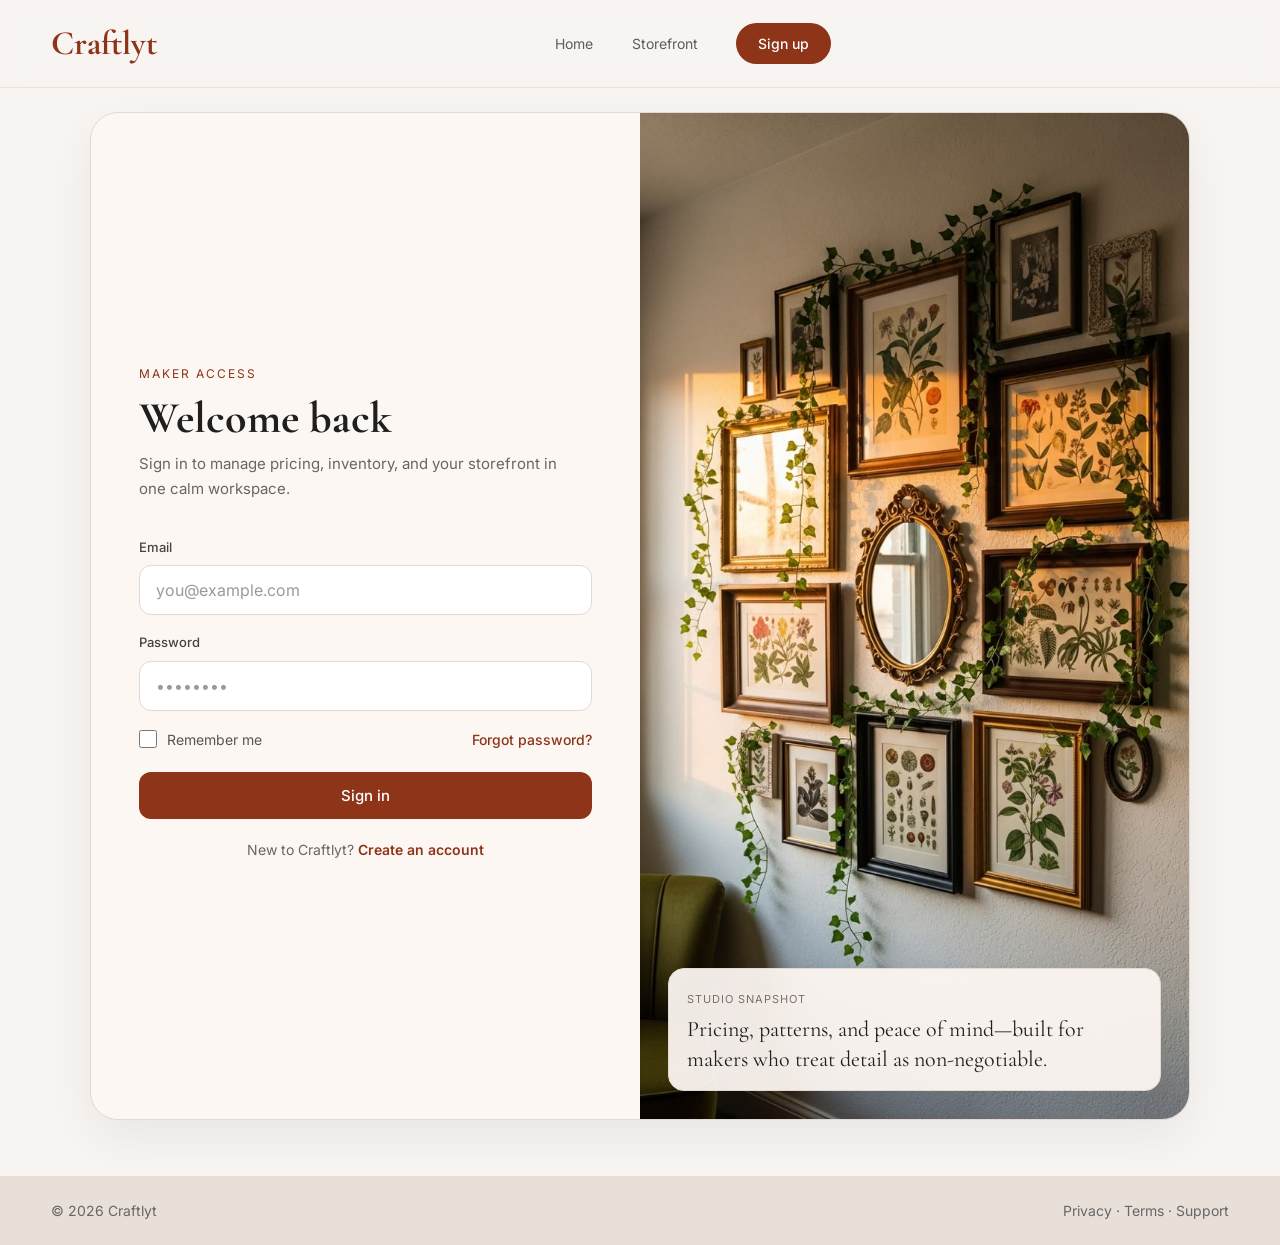
<file: login.html>
<!DOCTYPE html>
<html lang="en">
<head>
  <meta charset="UTF-8" />
  <meta name="viewport" content="width=device-width, initial-scale=1.0" />
  <meta name="description" content="Sign in to Craftlyt—manage pricing, inventory, and your maker storefront." />
  <title>Sign in — Craftlyt</title>

  <link rel="preconnect" href="https://fonts.googleapis.com">
  <link rel="preconnect" href="https://fonts.gstatic.com" crossorigin>
  <link href="https://fonts.googleapis.com/css2?family=Cormorant+Garamond:wght@400;500;600;700&family=Inter:wght@300;400;500;600&display=swap" rel="stylesheet">
  <link rel="stylesheet" href="styles.css" />
</head>
<body class="page-auth">

  <header class="site-header">
    <div class="container navbar">
      <a href="index.html" class="logo">Craftlyt</a>

      <input type="checkbox" id="nav-toggle" class="nav-checkbox" />
      <label for="nav-toggle" class="nav-backdrop" aria-hidden="true"></label>

      <nav class="nav-links" aria-label="Main">
        <a href="index.html">Home</a>
        <a href="storefront.html">Storefront</a>
        <a href="signup.html" class="login-btn">Sign up</a>
      </nav>


      <div class="navbar-trailing">
        <label for="nav-toggle" class="nav-burger" aria-label="Toggle menu">
          <span></span>
          <span></span>
          <span></span>
        </label>
      </div>
    </div>
  </header>

  <main class="auth-main">
    <div class="container">
      <div class="auth-layout">

        <div class="auth-form-panel">
          <p class="eyebrow">Maker access</p>
          <h1>Welcome back</h1>
          <p class="auth-lede">Sign in to manage pricing, inventory, and your storefront in one calm workspace.</p>

          <form action="#" method="post" autocomplete="on">
            <div class="field">
              <label for="email">Email</label>
              <input type="email" id="email" name="email" placeholder="you@example.com" autocomplete="email" required>
            </div>

            <div class="field">
              <label for="password">Password</label>
              <input type="password" id="password" name="password" placeholder="••••••••" autocomplete="current-password" required>
            </div>

            <div class="field-row">
              <label class="remember">
                <input type="checkbox" name="remember">
                Remember me
              </label>
              <a class="forgot" href="#">Forgot password?</a>
            </div>

            <button type="submit" class="primary-btn">Sign in</button>
          </form>

          <p class="auth-switch">New to Craftlyt? <a href="signup.html">Create an account</a></p>
        </div>

        <aside class="auth-aside" aria-label="Highlight">
          <img src="assets/mirror.png" alt="" width="800" height="900">
          <div class="auth-aside-caption">
            <small>Studio snapshot</small>
            <p>Pricing, patterns, and peace of mind—built for makers who treat detail as non‑negotiable.</p>
          </div>
        </aside>

      </div>
    </div>
  </main>

  <footer class="auth-footer">
    <div class="container footer-inner">
      <p>© 2026 Craftlyt</p>
      <nav aria-label="Footer">
        <a href="#">Privacy</a>
        ·
        <a href="#">Terms</a>
        ·
        <a href="#">Support</a>
      </nav>
    </div>
  </footer>

</body>
</html>
</file>
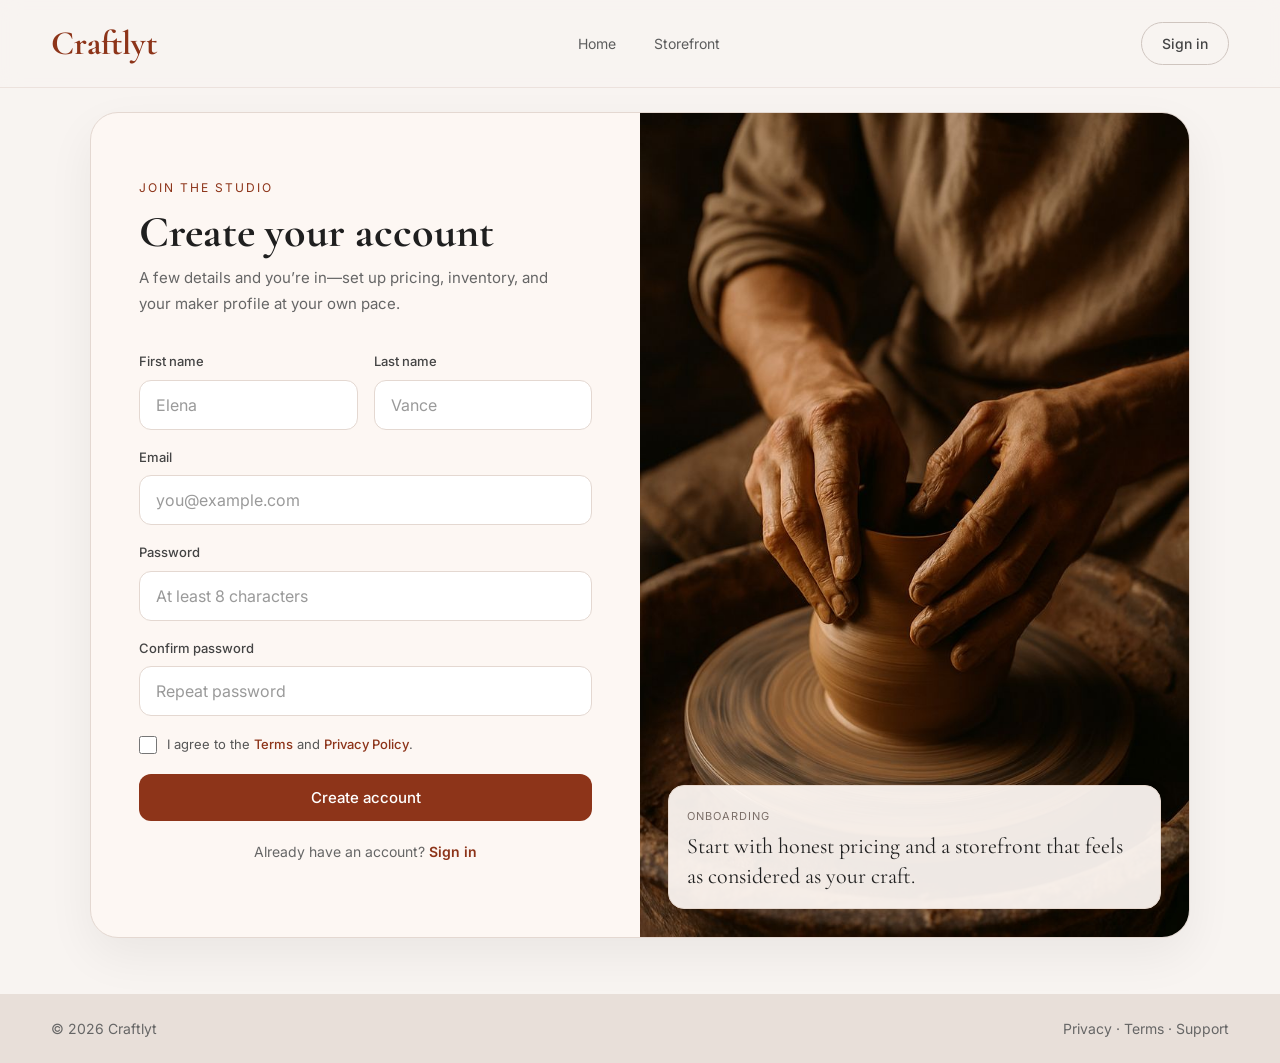
<file: signup.html>
<!DOCTYPE html>
<html lang="en">
<head>
  <meta charset="UTF-8" />
  <meta name="viewport" content="width=device-width, initial-scale=1.0" />
  <meta name="description" content="Create your Craftlyt maker account—pricing tools, inventory, and storefront in one place." />
  <title>Create account — Craftlyt</title>

  <link rel="preconnect" href="https://fonts.googleapis.com">
  <link rel="preconnect" href="https://fonts.gstatic.com" crossorigin>
  <link href="https://fonts.googleapis.com/css2?family=Cormorant+Garamond:wght@400;500;600;700&family=Inter:wght@300;400;500;600&display=swap" rel="stylesheet">
  <link rel="stylesheet" href="styles.css" />
</head>
<body class="page-auth">

  <header class="site-header">
    <div class="container navbar">
      <a href="index.html" class="logo">Craftlyt</a>

      <input type="checkbox" id="nav-toggle" class="nav-checkbox" />
      <label for="nav-toggle" class="nav-backdrop" aria-hidden="true"></label>

      <nav class="nav-links" aria-label="Main">
        <a href="index.html">Home</a>
        <a href="storefront.html">Storefront</a>
      </nav>

      <div class="navbar-trailing">
        <a href="login.html" class="secondary-pill">Sign in</a>
        <label for="nav-toggle" class="nav-burger" aria-label="Toggle menu">
          <span></span>
          <span></span>
          <span></span>
        </label>
      </div>
    </div>
  </header>

  <main class="auth-main">
    <div class="container">
      <div class="auth-layout">

        <div class="auth-form-panel">
          <p class="eyebrow">Join the studio</p>
          <h1>Create your account</h1>
          <p class="auth-lede">A few details and you’re in—set up pricing, inventory, and your maker profile at your own pace.</p>

          <form action="#" method="post" autocomplete="on">
            <div class="field-grid">
              <div class="field">
                <label for="first">First name</label>
                <input type="text" id="first" name="first" placeholder="Elena" autocomplete="given-name" required>
              </div>
              <div class="field">
                <label for="last">Last name</label>
                <input type="text" id="last" name="last" placeholder="Vance" autocomplete="family-name" required>
              </div>
            </div>

            <div class="field">
              <label for="email">Email</label>
              <input type="email" id="email" name="email" placeholder="you@example.com" autocomplete="email" required>
            </div>

            <div class="field">
              <label for="password">Password</label>
              <input type="password" id="password" name="password" placeholder="At least 8 characters" autocomplete="new-password" minlength="8" required>
            </div>

            <div class="field">
              <label for="password2">Confirm password</label>
              <input type="password" id="password2" name="password2" placeholder="Repeat password" autocomplete="new-password" minlength="8" required>
            </div>

            <label class="terms">
              <input type="checkbox" name="terms" required>
              <span>I agree to the <a href="#">Terms</a> and <a href="#">Privacy Policy</a>.</span>
            </label>

            <button type="submit" class="primary-btn">Create account</button>
          </form>

          <p class="auth-switch">Already have an account? <a href="login.html">Sign in</a></p>
        </div>

        <aside class="auth-aside" aria-label="Highlight">
          <img src="assets/pottery1.jpg" alt="" width="800" height="900">
          <div class="auth-aside-caption">
            <small>Onboarding</small>
            <p>Start with honest pricing and a storefront that feels as considered as your craft.</p>
          </div>
        </aside>

      </div>
    </div>
  </main>

  <footer class="auth-footer">
    <div class="container footer-inner">
      <p>© 2026 Craftlyt</p>
      <nav aria-label="Footer">
        <a href="#">Privacy</a>
        ·
        <a href="#">Terms</a>
        ·
        <a href="#">Support</a>
      </nav>
    </div>
  </footer>

</body>
</html>
</file>
<file: styles.css>
/* Craftlyt — shared styles */

:root {
  --color-bg: #f8f4f1;
  --color-text: #1f1f1f;
  --color-muted: #666;
  --color-muted-2: #5d5d5d;
  --color-brand: #8d3419;
  --color-border: #e4d8d1;
  --color-border-soft: #cfc5bf;
  --color-card: #fdf7f3;
  --color-section: #efe7e2;
  --color-section-2: #ececec;
  --color-footer: #e8dfd9;
  --font-sans: 'Inter', sans-serif;
  --font-display: 'Cormorant Garamond', serif;
  --container: min(92vw, 1250px);
  --site-header-offset: 74px;
}

*,
*::before,
*::after {
  margin: 0;
  padding: 0;
  box-sizing: border-box;
}

html {
  overflow-x: hidden;
}

body {
  font-family: var(--font-sans);
  background: var(--color-bg);
  color: var(--color-text);
  overflow-x: hidden;
  line-height: 1.5;
}

body.page-auth {
  min-height: 100vh;
  display: flex;
  flex-direction: column;
}

img {
  width: 100%;
  display: block;
  object-fit: cover;
}

a {
  text-decoration: none;
  color: inherit;
}

a:focus-visible,
button:focus-visible,
input:focus-visible,
summary:focus-visible {
  outline: 2px solid var(--color-brand);
  outline-offset: 3px;
}

.container {
  width: var(--container);
  margin-inline: auto;
}

/* ——— Site header & navigation ——— */

.site-header {
  position: sticky;
  top: 0;
  z-index: 100;
  background: rgba(248, 244, 241, 0.92);
  backdrop-filter: blur(10px);
  border-bottom: 1px solid rgba(228, 216, 209, 0.6);
}

.navbar {
  display: flex;
  align-items: center;
  justify-content: space-between;
  gap: 16px;
  padding: 18px 0;
  position: relative;
}

.logo {
  font-family: var(--font-display);
  font-size: clamp(28px, 4vw, 34px);
  font-weight: 700;
  color: var(--color-brand);
  flex-shrink: 0;
}

.nav-checkbox {
  position: absolute;
  width: 1px;
  height: 1px;
  padding: 0;
  margin: -1px;
  overflow: hidden;
  clip: rect(0, 0, 0, 0);
  white-space: nowrap;
  border: 0;
}

.nav-backdrop {
  display: none;
  position: fixed;
  inset: 0;
  background: rgba(31, 31, 31, 0.35);
  z-index: 200;
}

.nav-checkbox:checked ~ .nav-backdrop {
  display: block;
}

.nav-links {
  display: flex;
  align-items: center;
  gap: clamp(18px, 3vw, 40px);
  font-size: 14px;
  color: var(--color-muted-2);
}

.nav-links a:hover {
  color: var(--color-brand);
}

.navbar-trailing {
  display: flex;
  align-items: center;
  gap: 12px;
  flex-shrink: 0;
  position: relative;
  z-index: 220;
}

.nav-burger {
  display: none;
  flex-direction: column;
  justify-content: center;
  gap: 6px;
  width: 44px;
  height: 44px;
  padding: 10px;
  border-radius: 12px;
  border: 1px solid var(--color-border-soft);
  background: var(--color-card);
  cursor: pointer;
}

.nav-burger span {
  display: block;
  height: 2px;
  width: 100%;
  background: var(--color-text);
  border-radius: 1px;
  transition: transform 0.2s ease, opacity 0.2s ease;
}

.nav-checkbox:checked ~ .navbar-trailing .nav-burger span:nth-child(1) {
  transform: translateY(8px) rotate(45deg);
}

.nav-checkbox:checked ~ .navbar-trailing .nav-burger span:nth-child(2) {
  opacity: 0;
}

.nav-checkbox:checked ~ .navbar-trailing .nav-burger span:nth-child(3) {
  transform: translateY(-8px) rotate(-45deg);
}

.login-btn {
  display: inline-flex;
  align-items: center;
  justify-content: center;
  background: var(--color-brand);
  color: #fff;
  padding: 10px 22px;
  border-radius: 999px;
  font-size: 14px;
  font-weight: 500;
  border: none;
  cursor: pointer;
  white-space: nowrap;
}

a.login-btn:hover,
button.login-btn:hover {
  filter: brightness(1.05);
}

.secondary-pill {
  display: inline-flex;
  align-items: center;
  justify-content: center;
  padding: 10px 20px;
  border-radius: 999px;
  font-size: 14px;
  font-weight: 500;
  border: 1px solid var(--color-border-soft);
  color: #444;
  background: transparent;
  white-space: nowrap;
}

.secondary-pill:hover {
  border-color: var(--color-brand);
  color: var(--color-brand);
}

@media (max-width: 768px) {
  :root {
    --header-h: 76px;
  }

  .nav-burger {
    display: flex;
  }

  .nav-links {
    display: none;
    position: fixed;
    top: var(--header-h);
    left: 0;
    right: 0;
    z-index: 210;
    flex-direction: column;
    align-items: stretch;
    gap: 0;
    padding: 12px 0 20px;
    background: var(--color-card);
    border-bottom: 1px solid var(--color-border);
    box-shadow: 0 16px 40px rgba(0, 0, 0, 0.08);
  }

  .nav-links a {
    padding: 14px 24px;
    font-size: 16px;
    border-bottom: 1px solid rgba(228, 216, 209, 0.5);
  }

  .nav-links a:last-child {
    border-bottom: none;
  }

  .nav-links .login-btn,
  .nav-links .secondary-pill {
    margin: 8px 20px;
    align-self: flex-start;
  }

  .nav-checkbox:checked ~ .nav-links {
    display: flex;
  }

  .navbar {
    flex-wrap: wrap;
    padding: 14px 0;
  }

  body:has(.nav-checkbox:checked) {
    overflow: hidden;
  }

  .page-storefront {
    --site-header-offset: 76px;
  }
}

@media (min-width: 769px) {
  .nav-links {
    flex: 1;
    justify-content: center;
    margin-inline: 24px;
  }
}

/* ——— Buttons (marketing + forms) ——— */

.primary-btn {
  display: inline-flex;
  align-items: center;
  justify-content: center;
  background: var(--color-brand);
  color: #fff;
  padding: 14px 24px;
  border-radius: 12px;
  border: none;
  cursor: pointer;
  font-weight: 500;
  font-size: 15px;
  font-family: inherit;
  text-align: center;
}

a.primary-btn:hover,
button.primary-btn:hover {
  filter: brightness(1.05);
}

.secondary-btn {
  display: inline-flex;
  align-items: center;
  justify-content: center;
  background: transparent;
  border: 1px solid var(--color-border-soft);
  padding: 14px 24px;
  border-radius: 12px;
  cursor: pointer;
  color: #444;
  font-size: 15px;
  font-family: inherit;
}

a.secondary-btn:hover {
  border-color: var(--color-brand);
  color: var(--color-brand);
}

.auth-form-panel form .primary-btn {
  width: 100%;
  margin-bottom: 20px;
}

/* ——— Home: hero ——— */

.hero {
  padding: clamp(40px, 8vw, 70px) 0 clamp(64px, 12vw, 120px);
}

.hero-wrapper {
  display: flex;
  align-items: center;
  justify-content: space-between;
  gap: clamp(32px, 6vw, 80px);
  flex-wrap: wrap;
}

.hero-content {
  flex: 1 1 320px;
  min-width: 0;
}

.hero-content h1 {
  font-family: var(--font-display);
  font-size: clamp(40px, 8vw, 76px);
  line-height: 0.95;
  margin-bottom: 20px;
  font-weight: 700;
}

.hero-content h1 span {
  color: var(--color-brand);
  font-style: italic;
}

.hero-content p {
  max-width: 520px;
  line-height: 1.8;
  color: var(--color-muted);
  font-size: 15px;
  margin-bottom: 32px;
}

.hero-buttons {
  display: flex;
  flex-wrap: wrap;
  gap: 14px;
}

.hero-image {
  flex: 1 1 300px;
  min-width: 0;
  position: relative;
}

.hero-image img {
  border-radius: clamp(18px, 3vw, 28px);
  width: 100%;
  height: auto;
  max-height: min(70vh, 580px);
  min-height: 280px;
  object-fit: cover;
}

.price-card {
  position: absolute;
  bottom: 16px;
  left: 16px;
  right: 16px;
  background: var(--color-card);
  padding: 16px 18px;
  border-radius: 16px;
  border: 1px solid #e6d8cf;
  box-shadow: 0 10px 20px rgba(0, 0, 0, 0.04);
}

.price-card small {
  color: #7c6f69;
  text-transform: uppercase;
  font-size: 11px;
  letter-spacing: 1px;
}

.price-card h3 {
  color: var(--color-brand);
  margin-top: 6px;
  font-size: clamp(22px, 4vw, 28px);
  font-family: var(--font-display);
}

.quote-card {
  position: absolute;
  bottom: 16px;
  left: 16px;
  right: 16px;
  background: var(--color-card);
  color: var(--color-brand);
  font-size: clamp(16px, 2vw, 22px);
  font-family: var(--font-display);
  font-style: italic;
  text-align: center;
  padding: 16px 18px;
  border-radius: 16px;
  border: 1px solid #e6d8cf;
  box-shadow: 0 10px 20px rgba(0, 0, 0, 0.04);
  opacity: 0.8;
}
/* ——— Home: features ——— */

.features {
  background: var(--color-section);
  padding: clamp(56px, 10vw, 110px) 0;
}

.section-title {
  text-align: center;
  margin-bottom: clamp(40px, 8vw, 70px);
}

.section-title h2 {
  font-family: var(--font-display);
  font-size: clamp(32px, 5vw, 54px);
  margin-bottom: 14px;
}

.section-title p {
  color: var(--color-muted);
  max-width: 700px;
  margin-inline: auto;
  line-height: 1.8;
  padding-inline: 8px;
}

.feature-grid {
  display: grid;
  grid-template-columns: repeat(3, 1fr);
  gap: clamp(18px, 3vw, 28px);
}

.feature-card {
  background: var(--color-bg);
  border: 1px solid var(--color-border);
  border-radius: 22px;
  padding: clamp(24px, 4vw, 36px);
  min-height: 0;
}

.feature-icon {
  width: 52px;
  height: 52px;
  border-radius: 14px;
  background: #f3d8d0;
  margin-bottom: 22px;
  display: flex;
  justify-content: center;
  align-items: center;
}

.feature-icon img {
  width: 75%;
  height: 75%;
  object-fit: cover;
}

.feature-card h3 {
  font-family: var(--font-display);
  font-size: clamp(26px, 3.5vw, 34px);
  margin-bottom: 12px;
}

.feature-card p {
  line-height: 1.8;
  color: var(--color-muted);
  margin-bottom: 18px;
  font-size: 15px;
}

.tag {
  display: inline-block;
  background: #eee5df;
  padding: 8px 16px;
  border-radius: 999px;
  font-size: 12px;
  color: #6d625d;
}

/* ——— Home: testimonial ——— */

.testimonial {
  padding: clamp(56px, 10vw, 110px) 0;
}

.testimonial-card {
  background: #f7f1ed;
  border: 1px solid #e5d9d1;
  border-radius: clamp(20px, 3vw, 28px);
  padding: clamp(32px, 6vw, 70px);
}

.testimonial-label {
  color: var(--color-brand);
  font-size: 13px;
  letter-spacing: 2px;
  text-transform: uppercase;
  margin-bottom: 22px;
}

.testimonial-text {
  font-family: var(--font-display);
  font-size: clamp(26px, 5vw, 52px);
  line-height: 1.2;
  max-width: 950px;
  margin: 0 0 28px;
  padding: 0;
  border: none;
}

.testimonial-text p {
  margin: 0;
  font: inherit;
}

.testimonial-user {
  display: flex;
  align-items: center;
  gap: 16px;
  flex-wrap: wrap;
}

.testimonial-user img {
  width: 60px;
  height: 60px;
  border-radius: 50%;
  flex-shrink: 0;
}

.testimonial-user h4 {
  font-size: 16px;
}

.testimonial-user p {
  color: #777;
  font-size: 14px;
}

/* ——— Home: gallery ——— */

.gallery {
  background: var(--color-section-2);
  padding: clamp(56px, 10vw, 110px) 0;
}

.gallery-wrapper {
  display: flex;
  align-items: center;
  gap: clamp(32px, 5vw, 60px);
  flex-wrap: wrap;
}

.gallery-content {
  flex: 1 1 280px;
  min-width: 0;
}

.gallery-content h2 {
  font-family: var(--font-display);
  font-size: clamp(32px, 5vw, 56px);
  margin-bottom: 16px;
}

.gallery-content p {
  line-height: 1.8;
  color: var(--color-muted);
  max-width: 450px;
}

.gallery-images {
  flex: 1 1 300px;
  min-width: 0;
  display: grid;
  grid-template-columns: repeat(2, 1fr);
  gap: clamp(16px, 3vw, 28px);
}

.gallery-images img {
  border-radius: clamp(16px, 2.5vw, 24px);
  width: 100%;
  height: auto;
  min-height: 220px;
  max-height: min(55vh, 520px);
  object-fit: cover;
}

/* ——— Home: footer ——— */

.site-footer {
  background: var(--color-footer);
  padding: clamp(28px, 4vw, 40px) 0;
}

.footer-wrapper {
  display: flex;
  justify-content: space-between;
  align-items: center;
  flex-wrap: wrap;
  gap: 20px;
}

.footer-left h2 {
  font-family: var(--font-display);
  color: var(--color-brand);
  margin-bottom: 6px;
  font-size: clamp(22px, 3vw, 28px);
}

.footer-left p {
  color: #777;
  font-size: 14px;
}

.footer-links {
  display: flex;
  flex-wrap: wrap;
  gap: 20px 30px;
  color: #666;
  font-size: 14px;
}

.footer-links a:hover {
  color: var(--color-brand);
}

.footer-icons {
  display: flex;
  gap: 18px;
  font-size: 18px;
}

/* ——— Auth pages ——— */

.auth-main {
  flex: 1;
  display: flex;
  align-items: stretch;
  padding: clamp(16px, 3vw, 24px) 0 clamp(40px, 6vw, 56px);
}

.auth-layout {
  width: min(100%, 1100px);
  margin-inline: auto;
  display: grid;
  grid-template-columns: minmax(0, 1fr) minmax(0, 1fr);
  border-radius: clamp(18px, 2.5vw, 28px);
  overflow: hidden;
  border: 1px solid var(--color-border);
  background: var(--color-card);
  box-shadow: 0 18px 48px rgba(0, 0, 0, 0.06);
}

.auth-form-panel {
  padding: clamp(32px, 5vw, 56px) clamp(24px, 4vw, 48px) clamp(40px, 5vw, 64px);
  display: flex;
  flex-direction: column;
  justify-content: center;
}

.eyebrow {
  color: var(--color-brand);
  font-size: 12px;
  letter-spacing: 2px;
  text-transform: uppercase;
  margin-bottom: 12px;
}

.auth-form-panel h1 {
  font-family: var(--font-display);
  font-size: clamp(32px, 4vw, 44px);
  line-height: 1.05;
  font-weight: 700;
  margin-bottom: 10px;
}

.auth-lede {
  color: var(--color-muted);
  font-size: 15px;
  line-height: 1.7;
  margin-bottom: clamp(22px, 4vw, 36px);
  max-width: 420px;
}

.field {
  margin-bottom: 18px;
}

.field label {
  display: block;
  font-size: 13px;
  font-weight: 500;
  color: #444;
  margin-bottom: 8px;
}

.field input {
  width: 100%;
  padding: 14px 16px;
  font-size: 16px;
  font-family: inherit;
  border: 1px solid var(--color-border);
  border-radius: 12px;
  background: #fff;
  color: var(--color-text);
}

.field input::placeholder {
  color: #9a9a9a;
}

.field input:hover {
  border-color: var(--color-border-soft);
}

.field-row {
  display: flex;
  align-items: center;
  justify-content: space-between;
  gap: 16px;
  flex-wrap: wrap;
  margin-bottom: 22px;
}

.remember {
  display: flex;
  align-items: center;
  gap: 10px;
  font-size: 14px;
  color: #555;
  cursor: pointer;
  user-select: none;
}

.remember input {
  width: 18px;
  height: 18px;
  accent-color: var(--color-brand);
  cursor: pointer;
}

.forgot {
  font-size: 14px;
  color: var(--color-brand);
  font-weight: 500;
}

.forgot:hover {
  text-decoration: underline;
}

.auth-switch {
  font-size: 14px;
  color: #666;
  text-align: center;
}

.auth-switch a {
  color: var(--color-brand);
  font-weight: 600;
}

.auth-switch a:hover {
  text-decoration: underline;
}

.field-grid {
  display: grid;
  grid-template-columns: 1fr 1fr;
  gap: 16px;
}

.terms {
  display: flex;
  align-items: flex-start;
  gap: 10px;
  font-size: 13px;
  line-height: 1.55;
  color: #555;
  margin: 8px 0 20px;
  cursor: pointer;
  user-select: none;
}

.terms input {
  width: 18px;
  height: 18px;
  margin-top: 2px;
  flex-shrink: 0;
  accent-color: var(--color-brand);
  cursor: pointer;
}

.terms a {
  color: var(--color-brand);
  font-weight: 500;
}

.terms a:hover {
  text-decoration: underline;
}

.auth-aside {
  position: relative;
  background: var(--color-section);
  min-height: 380px;
}

.auth-aside img {
  width: 100%;
  height: 100%;
  min-height: 380px;
  object-fit: cover;
}

.auth-aside-caption {
  position: absolute;
  bottom: clamp(16px, 3vw, 28px);
  left: clamp(16px, 3vw, 28px);
  right: clamp(16px, 3vw, 28px);
  background: rgba(253, 247, 243, 0.94);
  border: 1px solid #e6d8cf;
  border-radius: 16px;
  padding: 16px 18px;
  box-shadow: 0 10px 24px rgba(0, 0, 0, 0.06);
}

.auth-aside-caption small {
  color: #7c6f69;
  text-transform: uppercase;
  font-size: 11px;
  letter-spacing: 1px;
}

.auth-aside-caption p {
  font-family: var(--font-display);
  font-size: clamp(18px, 2.5vw, 22px);
  line-height: 1.35;
  color: var(--color-text);
  margin-top: 6px;
}

.auth-footer {
  background: var(--color-footer);
  padding: 24px 0;
  margin-top: auto;
}

.footer-inner {
  display: flex;
  justify-content: space-between;
  align-items: center;
  flex-wrap: wrap;
  gap: 16px;
  font-size: 14px;
  color: #666;
}

.footer-inner nav a:hover {
  color: var(--color-brand);
}

/* ——— Responsive: layout breakpoints ——— */

@media (max-width: 992px) {
  .feature-grid {
    grid-template-columns: 1fr;
  }

  .gallery-images {
    grid-template-columns: 1fr;
    max-width: 560px;
    margin-inline: auto;
  }

  .hero-wrapper {
    flex-direction: column;
  }

  .hero-image {
    width: 100%;
    max-width: 640px;
    margin-inline: auto;
  }

  .gallery-wrapper {
    flex-direction: column;
  }

  .gallery-content {
    text-align: center;
  }

  .gallery-content p {
    margin-inline: auto;
  }
}

@media (max-width: 900px) {
  .auth-layout {
    grid-template-columns: 1fr;
  }

  .auth-aside {
    min-height: 240px;
    order: -1;
  }

  .auth-aside img {
    min-height: 240px;
  }

  .field-grid {
    grid-template-columns: 1fr;
  }
}

@media (max-width: 768px) {
  .footer-wrapper {
    flex-direction: column;
    text-align: center;
    justify-content: center;
  }

  .footer-links {
    justify-content: center;
  }
}

@media (max-width: 480px) {
  .hero-buttons {
    flex-direction: column;
    align-items: stretch;
  }

  .hero-buttons .primary-btn,
  .hero-buttons .secondary-btn {
    width: 100%;
    justify-content: center;
  }

  .login-btn {
    padding-inline: 16px;
    font-size: 13px;
  }
}

/* ——— Storefront (marketplace) ——— */

.visually-hidden {
  position: absolute;
  width: 1px;
  height: 1px;
  padding: 0;
  margin: -1px;
  overflow: hidden;
  clip: rect(0, 0, 0, 0);
  white-space: nowrap;
  border: 0;
}

.page-storefront {
  min-height: 100vh;
  display: flex;
  flex-direction: column;
}

.page-storefront .storefront {
  flex: 1;
}

.storefront-intro {
  padding: clamp(20px, 4vw, 36px) 0 clamp(16px, 3vw, 24px);
  text-align: center;
}

.storefront-eyebrow {
  margin-bottom: 10px;
}

.storefront-title {
  font-family: var(--font-display);
  font-size: clamp(36px, 5vw, 52px);
  font-weight: 700;
  line-height: 1.05;
  margin-bottom: 12px;
}

.storefront-sub {
  color: var(--color-muted);
  font-size: 15px;
  line-height: 1.7;
  max-width: 560px;
  margin-inline: auto;
}

.storefront-sticky {
  position: sticky;
  top: var(--site-header-offset);
  z-index: 90;
  background: rgba(248, 244, 241, 0.94);
  backdrop-filter: blur(10px);
  border-bottom: 1px solid rgba(228, 216, 209, 0.85);
  margin-bottom: clamp(20px, 3vw, 28px);
}

.storefront-toolbar {
  display: flex;
  flex-direction: column;
  gap: 14px;
  padding: 14px 0 16px;
}

.storefront-search-wrap {
  width: 100%;
}

.storefront-search {
  width: 100%;
  max-width: 420px;
  padding: 13px 16px 13px 44px;
  font-size: 15px;
  font-family: inherit;
  border: 1px solid var(--color-border);
  border-radius: 12px;
  background: #fff url("data:image/svg+xml,%3Csvg xmlns='http://www.w3.org/2000/svg' width='18' height='18' fill='none' stroke='%23999' stroke-width='2' viewBox='0 0 24 24'%3E%3Ccircle cx='11' cy='11' r='7'/%3E%3Cpath d='M21 21l-4.3-4.3'/%3E%3C/svg%3E") 14px center no-repeat;
  color: var(--color-text);
}

.storefront-search::placeholder {
  color: #9a9a9a;
}

.storefront-search:hover {
  border-color: var(--color-border-soft);
}

.storefront-pills {
  display: flex;
  flex-wrap: wrap;
  gap: 8px;
  align-items: center;
}

.storefront-pill {
  padding: 8px 16px;
  border-radius: 999px;
  font-size: 13px;
  font-weight: 500;
  font-family: inherit;
  border: 1px solid var(--color-border);
  background: #fff;
  color: var(--color-muted-2);
  cursor: pointer;
  transition: background 0.15s ease, color 0.15s ease, border-color 0.15s ease;
}

.storefront-pill:hover {
  border-color: var(--color-brand);
  color: var(--color-brand);
}

.storefront-pill[aria-pressed='true'] {
  background: var(--color-brand);
  color: #fff;
  border-color: var(--color-brand);
}

.storefront-results {
  padding-bottom: clamp(48px, 8vw, 80px);
}

.storefront-count {
  font-size: 14px;
  color: var(--color-muted);
  margin-bottom: 18px;
}

.storefront-grid {
  display: grid;
  grid-template-columns: repeat(auto-fill, minmax(min(100%, 280px), 1fr));
  gap: clamp(18px, 2.5vw, 26px);
}

.product-card {
  display: flex;
  flex-direction: column;
  border-radius: 20px;
  border: 1px solid var(--color-border);
  background: var(--color-card);
  overflow: hidden;
  box-shadow: 0 8px 24px rgba(0, 0, 0, 0.04);
  transition: box-shadow 0.2s ease, transform 0.2s ease;
}

.product-card:hover {
  box-shadow: 0 14px 36px rgba(0, 0, 0, 0.08);
  transform: translateY(-2px);
}

.product-card-link {
  display: flex;
  flex-direction: column;
  flex: 1;
  color: inherit;
  min-height: 0;
}

.product-card-image-wrap {
  position: relative;
  aspect-ratio: 4 / 3;
  background: var(--color-section-2);
}

.product-card-img {
  width: 100%;
  height: 100%;
  object-fit: cover;
}

.product-card-badge {
  position: absolute;
  top: 12px;
  left: 12px;
  padding: 6px 12px;
  border-radius: 999px;
  font-size: 11px;
  font-weight: 600;
  letter-spacing: 0.04em;
  text-transform: uppercase;
  background: rgba(253, 247, 243, 0.95);
  color: var(--color-brand);
  border: 1px solid rgba(141, 52, 25, 0.25);
}

.product-card-body {
  padding: 18px 18px 16px;
  display: flex;
  flex-direction: column;
  gap: 8px;
  flex: 1;
}

.product-card-title {
  font-family: var(--font-display);
  font-size: 22px;
  font-weight: 600;
  line-height: 1.2;
}

.product-card-desc {
  font-size: 14px;
  line-height: 1.55;
  color: var(--color-muted);
  display: -webkit-box;
  -webkit-line-clamp: 3;
  line-clamp: 3;
  -webkit-box-orient: vertical;
  overflow: hidden;
  flex: 1;
}

.product-card-footer {
  display: flex;
  align-items: center;
  justify-content: space-between;
  gap: 12px;
  margin-top: 8px;
  padding-top: 12px;
  border-top: 1px solid rgba(228, 216, 209, 0.7);
}

.product-card-price {
  font-size: 17px;
  font-weight: 600;
  color: var(--color-brand);
  font-variant-numeric: tabular-nums;
}

.product-card-creator {
  display: flex;
  align-items: center;
  gap: 8px;
  min-width: 0;
}

.product-card-avatar {
  width: 36px;
  height: 36px;
  border-radius: 50%;
  object-fit: cover;
  flex-shrink: 0;
  border: 1px solid var(--color-border);
}

.product-card-creator-name {
  font-size: 13px;
  font-weight: 500;
  color: #444;
  white-space: nowrap;
  overflow: hidden;
  text-overflow: ellipsis;
}

.storefront-empty {
  text-align: center;
  padding: 48px 20px;
  border-radius: 20px;
  border: 1px dashed var(--color-border);
  background: rgba(253, 247, 243, 0.5);
  margin-top: 8px;
}

.storefront-empty-title {
  font-family: var(--font-display);
  font-size: 26px;
  margin-bottom: 8px;
}

.storefront-empty-desc {
  color: var(--color-muted);
  font-size: 15px;
}

@media (min-width: 900px) {
  .storefront-toolbar {
    flex-direction: row;
    align-items: center;
    justify-content: space-between;
    gap: 20px;
  }

  .storefront-search-wrap {
    flex: 0 1 420px;
  }

  .storefront-pills {
    flex: 1;
    justify-content: flex-end;
  }
}
</file>
